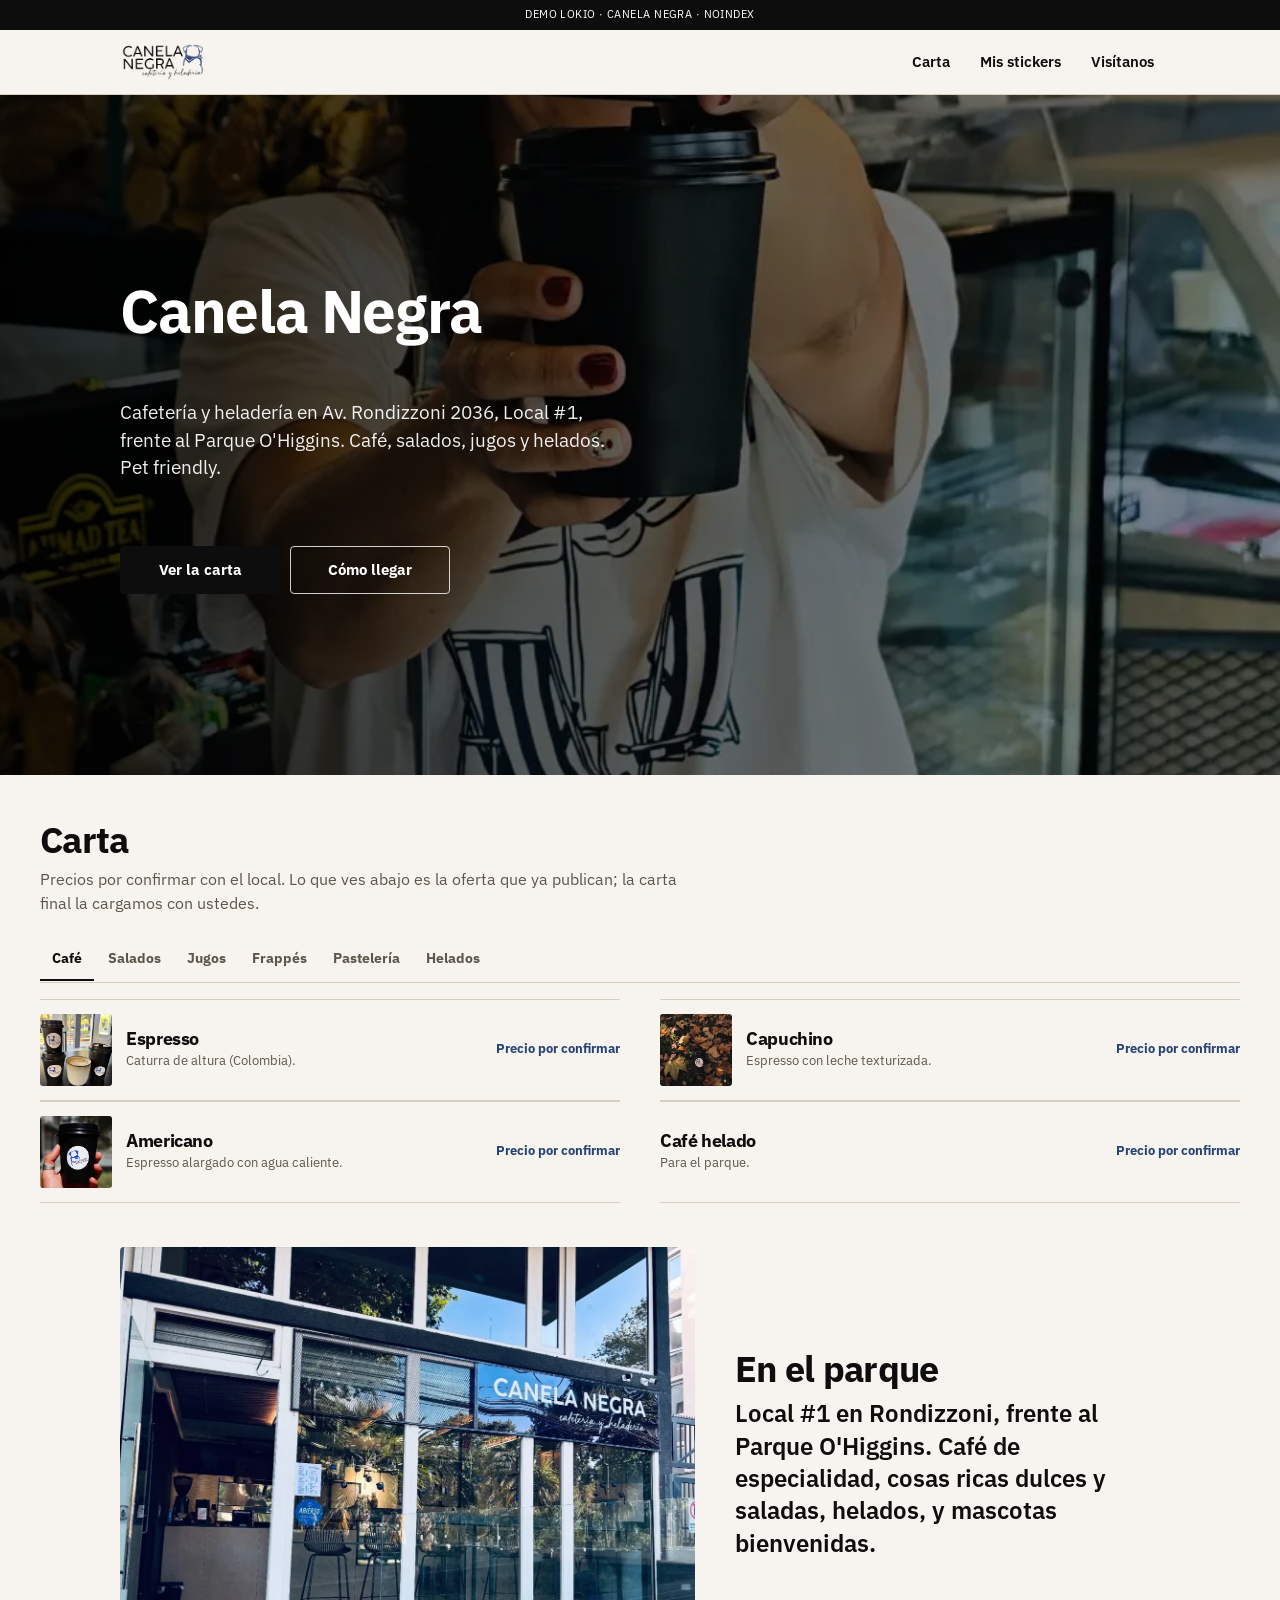
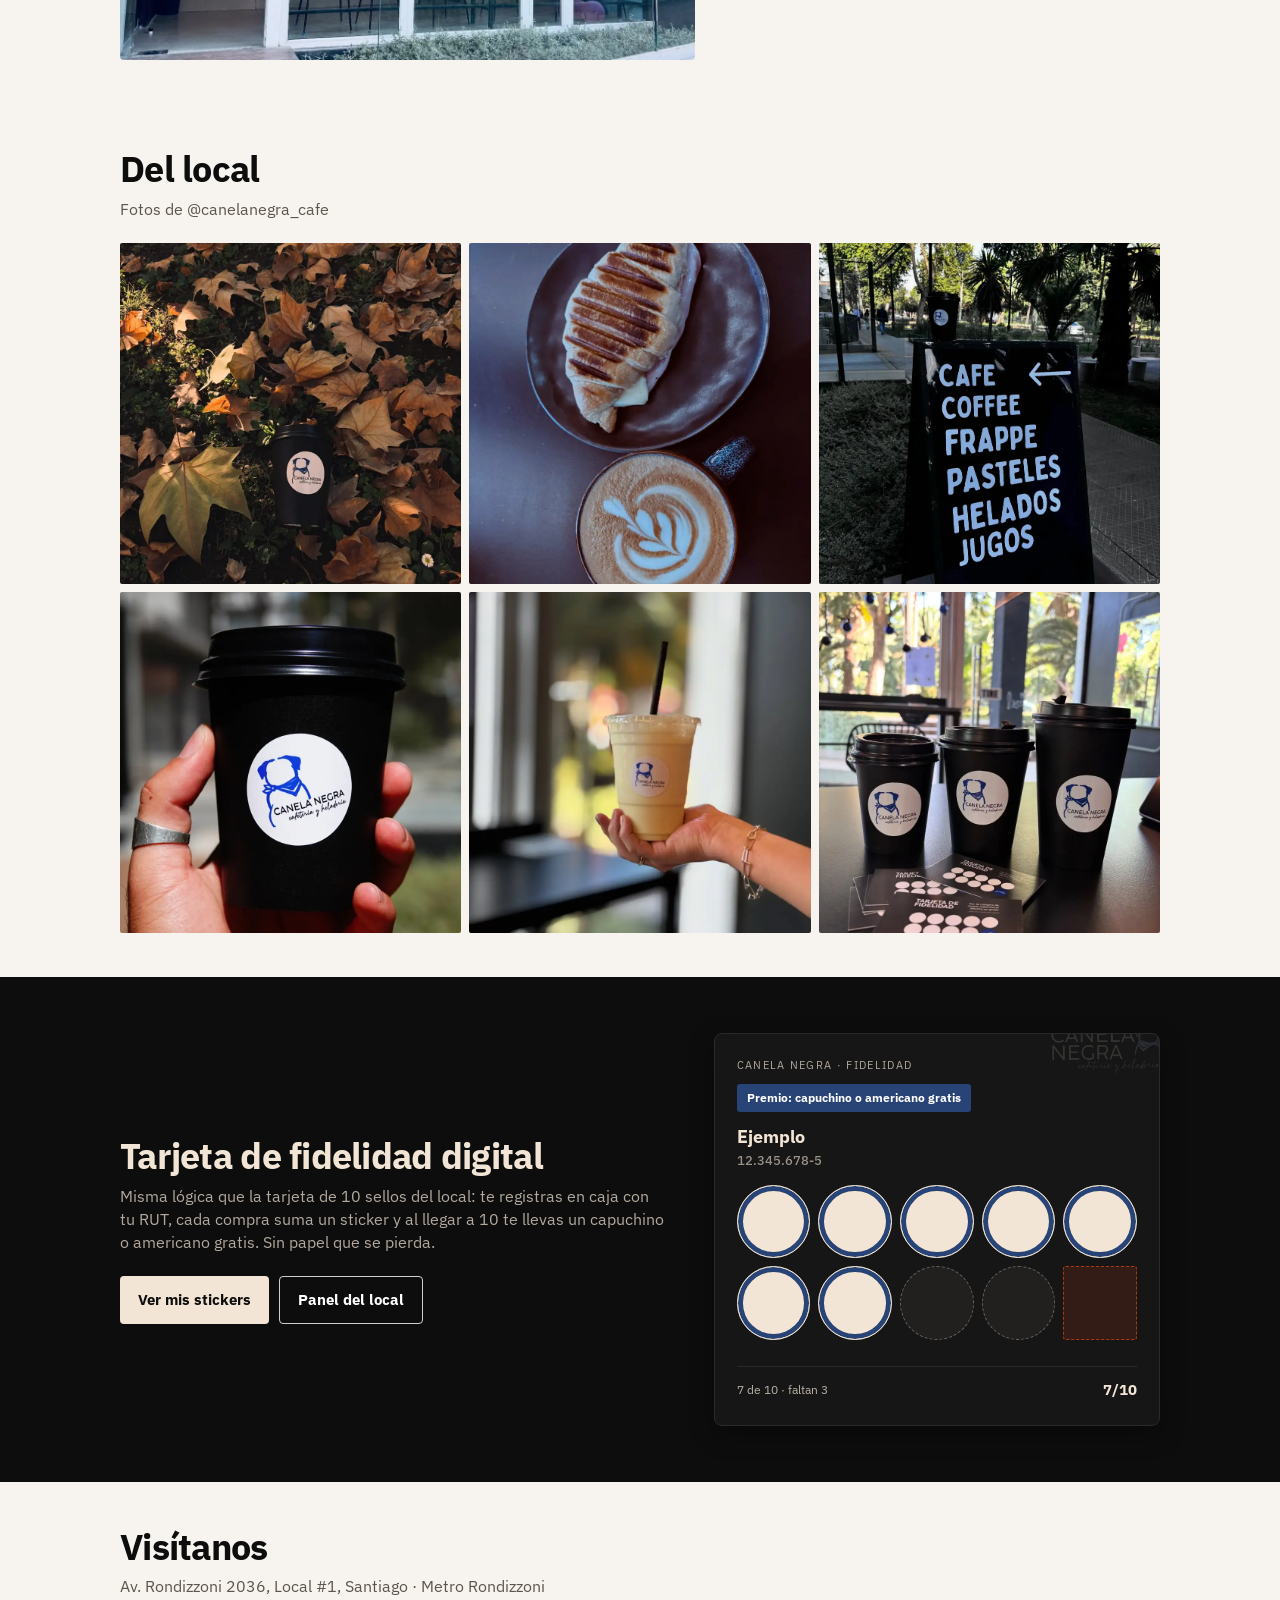
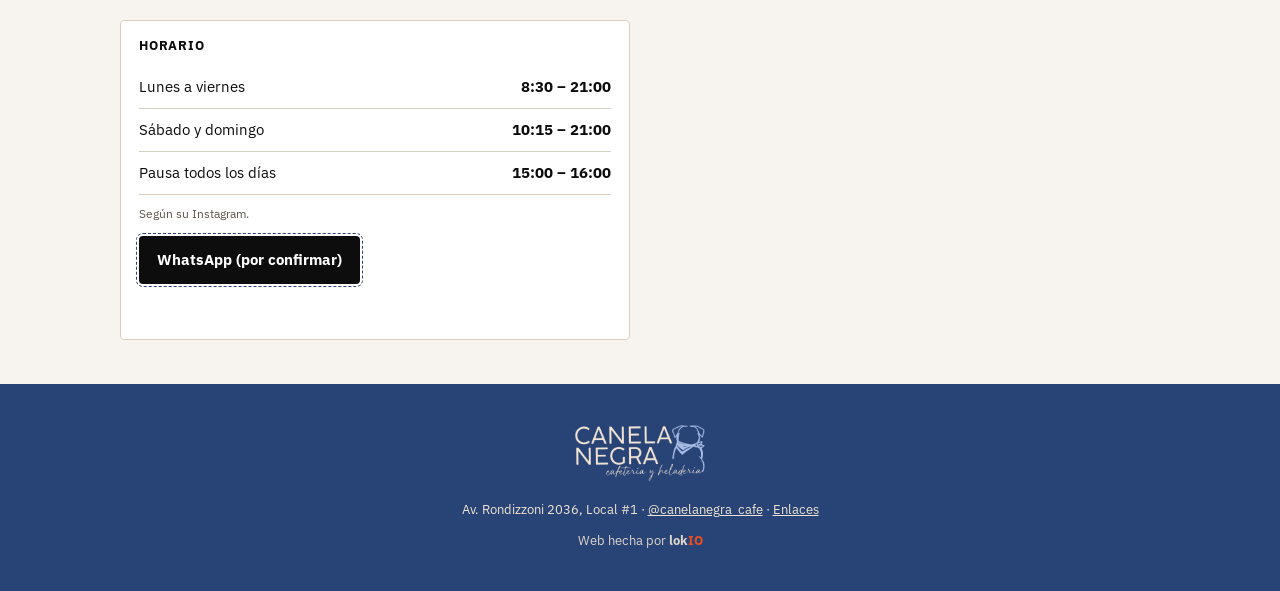
<file: index.html>
<!doctype html>
<html lang="es">
<head>
<meta charset="utf-8">
<meta name="viewport" content="width=device-width,initial-scale=1">
<title>Canela Negra · Cafetería y heladería en Rondizzoni</title>
<meta name="description" content="Café, salados, jugos y helados en Av. Rondizzoni 2036, Local #1, frente al Parque O'Higgins. Pet friendly.">
<meta name="robots" content="noindex,nofollow">
<meta name="theme-color" content="#284375">
<meta property="og:title" content="Canela Negra · Cafetería y heladería">
<meta property="og:image" content="og.jpg">
<meta property="og:type" content="website">
<link rel="icon" href="favicon-64.png" type="image/png">
<link rel="apple-touch-icon" href="apple-touch-icon.png">
<link rel="manifest" href="site.webmanifest">
<link rel="preconnect" href="https://fonts.googleapis.com">
<link href="https://fonts.googleapis.com/css2?family=IBM+Plex+Sans:wght@400;500;600;700&display=swap" rel="stylesheet">
<link rel="stylesheet" href="styles.css">
</head>
<body>
<div class="demo">Demo Lokio · Canela Negra · noindex</div>
<header>
  <div class="wrap">
    <a class="logo" href="#"><img src="logo-transparente.png" alt="Canela Negra"></a>
    <nav>
      <a href="#carta">Carta</a>
      <a href="stickers/">Mis stickers</a>
      <a href="#visita">Visítanos</a>
    </nav>
  </div>
</header>
<main>
  <section class="hero" style="background-image:url(imagenes/ig/ig-03.webp)" role="img" aria-label="Cafés Canela Negra en el local">
    <div class="wrap">
      <h1>Canela Negra</h1>
      <p>Cafetería y heladería en Av. Rondizzoni 2036, Local #1, frente al Parque O'Higgins. Café, salados, jugos y helados. Pet friendly.</p>
      <div class="ctas">
        <a class="btn btn-main" href="#carta">Ver la carta</a>
        <a class="btn btn-ghost" href="https://maps.app.goo.gl/GKSdHVMbgNdbg4pSA" target="_blank" rel="noopener">Cómo llegar</a>
      </div>
    </div>
  </section>

  <section id="carta" class="tight">
    <div class="wrap">
      <h2>Carta</h2>
      <p class="lede">Precios por confirmar con el local. Lo que ves abajo es la oferta que ya publican; la carta final la cargamos con ustedes.</p>
      <div class="tabs" id="tabs"></div>
      <div id="grid"></div>
    </div>
  </section>

  <section class="tight" style="padding-top:0">
    <div class="wrap about">
      <img src="imagenes/ig/ig-09.webp" alt="Fachada Canela Negra, Local #1" loading="lazy" data-edit-img>
      <div class="txt">
        <h2>En el parque</h2>
        <p data-edit-text>Local #1 en Rondizzoni, frente al Parque O'Higgins. Café de especialidad, cosas ricas dulces y saladas, helados, y mascotas bienvenidas.</p>
      </div>
    </div>
  </section>

  <section id="galeria" class="tight">
    <div class="wrap">
      <h2>Del local</h2>
      <p class="lede">Fotos de @canelanegra_cafe</p>
      <div class="gal">
        <img src="imagenes/ig/ig-01.webp" alt="Café Canela Negra" loading="lazy" data-edit-img>
        <img src="imagenes/ig/ig-06.webp" alt="Latte y sándwich" loading="lazy" data-edit-img>
        <img src="imagenes/ig/ig-04.webp" alt="Letrero del local" loading="lazy" data-edit-img>
        <img src="imagenes/ig/ig-07.webp" alt="Café para llevar" loading="lazy" data-edit-img>
        <img src="imagenes/ig/ig-05.webp" alt="Jugo natural" loading="lazy" data-edit-img>
        <img src="imagenes/ig/ig-08.webp" alt="Vasos y tarjeta de fidelidad" loading="lazy" data-edit-img>
      </div>
    </div>
  </section>

  <section class="fid" id="fidelidad">
    <div class="wrap">
      <div class="fid-grid">
        <div>
          <h2>Tarjeta de fidelidad digital</h2>
          <p class="lede">Misma lógica que la tarjeta de 10 sellos del local: te registras en caja con tu RUT, cada compra suma un sticker y al llegar a 10 te llevas un capuchino o americano gratis. Sin papel que se pierda.</p>
          <div class="ctas">
            <a class="btn btn-cream" href="stickers/">Ver mis stickers</a>
            <a class="btn btn-ghost" href="admin/">Panel del local</a>
          </div>
        </div>
        <div class="pcard" aria-hidden="true">
          <div class="brand">Canela Negra · fidelidad</div>
          <div class="prize">Premio: capuchino o americano gratis</div>
          <div class="who">Ejemplo<small>12.345.678-5</small></div>
          <div class="stamps">
            <i class="on"></i><i class="on"></i><i class="on"></i><i class="on"></i><i class="on"></i>
            <i class="on"></i><i class="on"></i><i></i><i></i><i class="prize"></i>
          </div>
          <div class="foot"><span>7 de 10 · faltan 3</span><strong>7/10</strong></div>
        </div>
      </div>
    </div>
  </section>

  <section id="visita" class="tight">
    <div class="wrap">
      <h2>Visítanos</h2>
      <p class="lede">Av. Rondizzoni 2036, Local #1, Santiago · Metro Rondizzoni</p>
      <div class="visit">
        <div class="box">
          <h3>Horario</h3>
          <table>
            <tr><td>Lunes a viernes</td><td>8:30 – 21:00</td></tr>
            <tr><td>Sábado y domingo</td><td>10:15 – 21:00</td></tr>
            <tr><td>Pausa todos los días</td><td>15:00 – 16:00</td></tr>
          </table>
          <p style="font-size:12px;color:var(--mute);margin-top:10px">Según su Instagram.</p>
          <div class="ctas" style="margin-top:14px">
            <a class="btn btn-main pend" href="#" onclick="alert('WhatsApp por confirmar');return false">WhatsApp (por confirmar)</a>
          </div>
        </div>
        <iframe loading="lazy" title="Mapa Canela Negra" src="https://www.google.com/maps?q=-33.470642,-70.661803&z=16&output=embed"></iframe>
      </div>
    </div>
  </section>
</main>
<footer>
  <div class="wrap">
    <img src="logo-claro.png" alt="Canela Negra">
    <p>Av. Rondizzoni 2036, Local #1 · <a href="https://www.instagram.com/canelanegra_cafe" target="_blank" rel="noopener">@canelanegra_cafe</a> · <a href="enlaces/">Enlaces</a></p>
    <p style="margin-top:12px"><a class="lk" href="https://lokio.cl" target="_blank" rel="noopener">Web hecha por <b>lok</b><i>IO</i></a></p>
  </div>
</footer>
<a class="btn btn-main fab" href="#carta">Ver la carta</a>
<script src="app.js"></script>
</body>
</html>
</file>
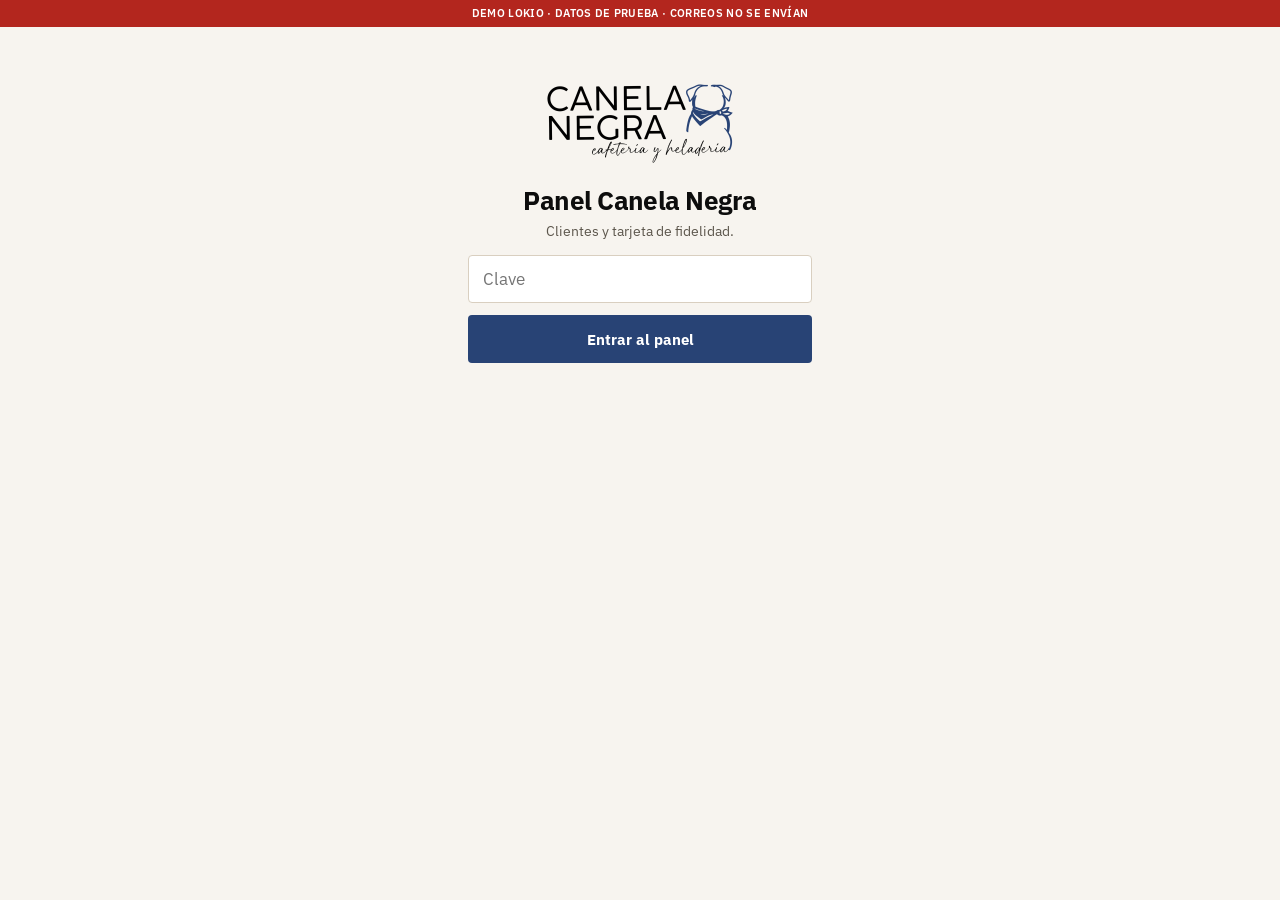
<file: admin/index.html>
<!doctype html>
<html lang="es">
<head>
<meta charset="utf-8">
<meta name="viewport" content="width=device-width,initial-scale=1">
<title>Panel · Canela Negra</title>
<meta name="robots" content="noindex,nofollow">
<link rel="icon" href="../favicon-64.png">
<link href="https://fonts.googleapis.com/css2?family=IBM+Plex+Sans:wght@400;500;600;700&display=swap" rel="stylesheet">
<style>
:root{--n:#284375;--k:#0d0d0d;--c:#f2e5d5;--m:#5c564c;--line:#d9cfc0;--bg:#f7f4ef;--ok:#1d5b2a;--okbg:#e1f1e3;--bad:#8a1c12;--badbg:#fde3e0}
*{box-sizing:border-box}html,body{overflow-x:clip;max-width:100%;width:100%}body{margin:0;background:var(--bg);color:var(--k);font-family:"IBM Plex Sans",system-ui,sans-serif;font-size:16px;line-height:1.4}
.demo{background:#b3261e;color:#fff;font-size:11px;text-align:center;padding:6px 10px;font-weight:600;letter-spacing:.03em;text-transform:uppercase}
header{background:var(--k);color:#fff;display:flex;align-items:center;gap:10px;padding:10px 12px;position:sticky;top:0;z-index:5}
header img{width:28px;height:28px;border-radius:3px;object-fit:cover}
header .ttl{flex:1;min-width:0}header .ttl b{display:block;font-size:15px}header .ttl small{opacity:.65;font-size:11px}
.hb{background:#fff;color:var(--k);border:0;border-radius:3px;padding:10px 12px;min-height:40px;font:700 12px "IBM Plex Sans";cursor:pointer}
main{max-width:420px;margin:auto;padding:16px 14px 64px;width:100%;box-sizing:border-box;min-width:0}
@media(min-width:768px){main{max-width:720px;padding:24px 28px 72px}.home{grid-template-columns:1fr 1fr}.stats{gap:12px}.stat{padding:16px 18px}.stat b{font-size:30px}.ov{align-items:center}.sh{border-radius:8px;max-width:520px;max-height:86vh}}
@media(min-width:1024px){main{max-width:960px;padding:28px 36px 80px}.home{grid-template-columns:1fr 1fr;gap:12px}.home button{min-height:88px;padding:18px}.cl{padding:16px 18px}#login{max-width:420px;margin:48px auto}}
h1,h2{margin:4px 0 6px;letter-spacing:-.02em;line-height:1.15}
h1{font-size:26px}h2{font-size:22px}
p.s{color:var(--m);margin:0 0 14px;font-size:14px}
.stats{display:grid;grid-template-columns:1fr 1fr;gap:8px;margin-bottom:14px}
.stat{background:#fff;border:1px solid var(--line);border-radius:4px;padding:12px 14px}
.stat b{display:block;font-size:26px;color:var(--n);line-height:1}
.stat span{font-size:12px;color:var(--m);font-weight:500}
.home{display:grid;gap:8px}
.home button{background:#fff;border:1px solid var(--line);border-radius:4px;padding:14px;min-height:72px;text-align:left;font:700 16px "IBM Plex Sans";cursor:pointer;width:100%}
.home button small{display:block;font-weight:500;color:var(--m);font-size:13px;margin-top:3px;line-height:1.35}
.home button.big{background:var(--k);color:#fff;border-color:var(--k)}
.home button.big small{color:rgba(255,255,255,.75)}
label{display:block;font-weight:700;margin:12px 0 5px;font-size:13px}
input[type=text],input[type=email],input[type=password],input[type=number],input:not([type]){width:100%;font-size:17px;padding:12px 14px;border-radius:4px;border:1.5px solid var(--line);background:#fff;font-family:inherit}
input:focus{outline:none;border-color:var(--n)}
.btn{width:100%;margin-top:12px;padding:14px;min-height:48px;border:0;border-radius:4px;background:var(--n);color:#fff;font:700 15px "IBM Plex Sans";cursor:pointer}
.btn.sec{background:#fff;color:var(--k);border:1.5px solid var(--k)}.btn.k{background:var(--k)}
.back{background:none;border:0;font:600 14px "IBM Plex Sans";color:var(--n);padding:0;margin:0 0 8px;cursor:pointer}
.msg{border-radius:4px;padding:12px 14px;margin-top:12px;font-weight:500;font-size:14px}.ok{background:var(--okbg);color:var(--ok)}.bad{background:var(--badbg);color:var(--bad)}
.pcard{background:#161616;color:var(--c);border-radius:8px;padding:16px;margin:12px 0;border:1px solid #2a2a2a;position:relative;overflow:hidden;max-width:100%;width:100%;box-sizing:border-box;min-width:0}
.pcard::before{content:"";position:absolute;inset:0;opacity:.14;background-image:url("../logo-claro.png");background-size:140px;background-repeat:no-repeat;background-position:110% -10%;pointer-events:none}
.pcard .top{display:flex;justify-content:space-between;gap:8px;position:relative;font-size:11px;letter-spacing:.1em;text-transform:uppercase;opacity:.75}
.pcard .prize{background:var(--n);color:#fff;border-radius:3px;padding:4px 8px;font-size:11px;font-weight:700;letter-spacing:0;text-transform:none;max-width:55%;text-align:right;line-height:1.25;opacity:1}
.pcard .who{margin:12px 0 4px;position:relative}.pcard .who b{font-size:18px;display:block}
.pcard .who small{opacity:.65;font-size:12px}
.stamps{display:grid;grid-template-columns:repeat(5,minmax(0,1fr));gap:6px;margin:14px 0 10px;position:relative;width:100%;max-width:100%;min-width:0}
.stamps i{aspect-ratio:1;width:100%;min-width:0;border-radius:50%;border:1.5px dashed rgba(242,229,213,.35);background:rgba(242,229,213,.06);box-sizing:border-box}
.stamps i.on{background:var(--c);border-style:solid;border-color:var(--c);box-shadow:inset 0 0 0 4px var(--n)}
.stamps i.prize-slot{border-color:rgba(255,79,23,.55);background:rgba(255,79,23,.12)}
.pcard .foot{display:flex;justify-content:space-between;font-size:12px;position:relative;border-top:1px solid #2a2a2a;padding-top:10px;color:rgba(242,229,213,.75)}
.pcard .foot strong{color:var(--c);font-size:14px}
.cl{background:#fff;border:1px solid var(--line);border-radius:4px;padding:14px;margin-bottom:10px}
.cl .t{display:flex;justify-content:space-between;gap:8px;align-items:flex-start}
.cl .t b{font-size:16px}.cl small{color:var(--m);font-size:12px}
.badge{background:var(--k);color:#fff;border-radius:3px;padding:3px 8px;font-size:11px;font-weight:700}
.badge.go{background:#ff4f17}
.actions{display:flex;flex-wrap:wrap;gap:6px;margin-top:10px}
.mini{border:1px solid var(--line);border-radius:3px;padding:11px 14px;min-height:40px;font:700 12.5px "IBM Plex Sans";background:#fff;color:var(--k);cursor:pointer}
.mini.pri{background:var(--n);color:#fff;border-color:var(--n)}.mini.warn{background:#ff4f17;color:#fff;border-color:#ff4f17}
.cl .stamps{margin:10px 0 2px}
.cl .stamps i{border-color:rgba(13,13,13,.22);background:rgba(13,13,13,.04)}
.cl .stamps i.on{background:var(--n);border-color:var(--n);box-shadow:inset 0 0 0 5px var(--c)}
.cl .stamps i.prize-slot{border-color:rgba(255,79,23,.5);background:rgba(255,79,23,.08)}
.ov{position:fixed;inset:0;background:rgba(0,0,0,.55);display:none;align-items:flex-end;justify-content:center;z-index:9}
.ov.on{display:flex}
.sh{background:#fff;border-radius:12px 12px 0 0;width:100%;max-width:480px;max-height:92vh;overflow:auto;padding:18px 14px 24px}
.mail{border:1px solid var(--line);border-radius:6px;overflow:hidden;margin:12px 0}
.mail .h{background:var(--k);color:var(--c);text-align:center;padding:18px 14px}
.mail .h img{width:140px;height:auto;display:block;margin:0 auto 6px}
.mail .h .lbl{font-size:11px;letter-spacing:.1em;opacity:.8}
.mail .b{padding:16px;background:var(--c)}.mail .b p{margin:0 0 8px}
.mail .stamps i{border-color:rgba(13,13,13,.25);background:rgba(13,13,13,.06)}
.mail .stamps i.on{background:var(--k);border-color:var(--k);box-shadow:inset 0 0 0 5px var(--c)}
.mail .stamps i.prize-slot{border-color:rgba(255,79,23,.55);background:rgba(255,79,23,.1)}
.tag{background:#b3261e;color:#fff;font-size:10px;font-weight:700;border-radius:3px;padding:3px 8px;letter-spacing:.04em;text-transform:uppercase}
.meta-line{font-size:13px;line-height:1.5;margin:10px 0 0;background:#faf6f0;border-radius:4px;padding:10px 12px}
#login{max-width:380px;margin:32px auto;padding:18px;text-align:center}
#login img{width:200px;height:auto;margin-bottom:6px}
.check{font-weight:500;display:flex;gap:8px;align-items:flex-start;margin:12px 0 2px;font-size:14px}
.check input{width:18px;height:18px;margin-top:2px;flex:none;accent-color:var(--n)}
.search{margin-bottom:12px}
.empty{text-align:center;padding:22px 14px;background:#fff;border:1px solid var(--line);border-radius:4px;color:var(--m);font-size:14px}
.empty b{display:block;color:var(--k);font-size:16px;margin-bottom:4px}
</style>
</head>
<body>
<div class="demo">Demo Lokio · datos de prueba · correos NO se envían</div>
<div id="login">
  <img src="../logo-transparente.png" alt="Canela Negra">
  <h1>Panel Canela Negra</h1>
  <p class="s">Clientes y tarjeta de fidelidad.</p>
  <input id="pw" type="password" placeholder="Clave" onkeydown="if(event.key=='Enter')entrar()">
  <button class="btn" onclick="entrar()">Entrar al panel</button>
  <p class="msg bad" id="pe" style="display:none">Clave incorrecta.</p>
</div>
<div id="app" style="display:none">
  <header>
    <img src="../icon-192.png" alt="">
    <div class="ttl"><b>Fidelización</b><small>Canela Negra · panel</small></div>
    <button class="hb" onclick="ayuda()">Ayuda</button>
    <button class="hb" onclick="salir()">Salir</button>
  </header>
  <main id="m"></main>
</div>
<div class="ov" id="ov" onclick="if(event.target==this)cerrar()"><div class="sh" id="sh"></div></div>
<script src="../fid.js"></script>
<script>
const PASS='canela-demo';
const $=id=>document.getElementById(id);
const esc=s=>String(s).replace(/[&<>"]/g,c=>({'&':'&amp;','<':'&lt;','>':'&gt;','"':'&quot;'}[c]));
let pantalla='inicio';
function stampsHTML(n,meta){
  let h='';
  for(let i=0;i<meta;i++) h+=`<i class="${i<n?'on':''}${i===meta-1?' prize-slot':''}"></i>`;
  return `<div class="stamps">${h}</div>`;
}
function cardHTML(c,d){
  const f=d.meta-c.stickers;
  const status=f<=0?`Premio: ${esc(d.premio)}`:`${c.stickers} de ${d.meta} · faltan ${f}`;
  return `<div class="pcard"><div class="top"><span>Fidelidad</span><span class="prize">${esc(d.premio)}</span></div>
  <div class="who"><b>${esc(c.nombre)}</b><small>${FID.fmt(c._rut||'')}${c.correo?' · '+esc(c.correo):''}</small></div>
  ${stampsHTML(c.stickers,d.meta)}
  <div class="foot"><span>${status}</span><strong>${c.stickers}/${d.meta}</strong></div></div>`;
}
function entrar(){if($('pw').value===PASS){sessionStorage.cn_ok=1;abrir()}else $('pe').style.display='block'}
function abrir(){$('login').style.display='none';$('app').style.display='block';ir('inicio');if(!localStorage.cn_tour){localStorage.cn_tour=1;tour(0)}}
function salir(){sessionStorage.removeItem('cn_ok');location.reload()}
function ir(p,x){
  pantalla=p;const d=FID.db(),m=$('m');
  const back=`<button class="back" onclick="ir('inicio')">‹ Volver</button>`;
  if(p==='inicio'){
    const n=Object.keys(d.clientes).length;
    const c=Object.values(d.clientes).filter(c=>c.stickers>=d.meta).length;
    m.innerHTML=`<h1>Inicio</h1>
    <p class="s">Cada compra = 1 sticker. Al llegar a ${d.meta}: <b>${esc(d.premio)}</b>.</p>
    <div class="stats"><div class="stat"><b>${n}</b><span>clientes</span></div><div class="stat"><b>${c}</b><span>premio listo</span></div></div>
    <div class="home">
      <button class="big" onclick="ir('visita')"><b>Sumar sticker</b><small>RUT del cliente que compró hoy</small></button>
      <button onclick="ir('nuevo')"><b>Nuevo cliente</b><small>RUT, nombre y correo (primera vez)</small></button>
      <button onclick="ir('clientes')"><b>Ver clientes</b><small>Progreso, premio o recordatorio</small></button>
      <button onclick="ir('ajustes')"><b>Ajustes y mi correo</b><small>Remitente, sellos y premio</small></button>
    </div>`;
  }
  if(p==='visita'){
    m.innerHTML=back+`<h2>Sumar sticker</h2><p class="s">Escribe el RUT y suma 1 sello.</p>
    <label for="vr">RUT</label><input id="vr" placeholder="12.345.678-5" value="${esc(x||'')}" autocomplete="off">
    <button class="btn" onclick="sumar()">Sumar 1 sticker</button><div id="vm"></div>`;
    $('vr').focus();
  }
  if(p==='nuevo'){
    m.innerHTML=back+`<h2>Nuevo cliente</h2><p class="s">Solo la primera vez.</p>
    <label>RUT</label><input id="nr" placeholder="12.345.678-5" value="${esc(x||'')}" autocomplete="off">
    <label>Nombre</label><input id="nn" placeholder="Camila Rojas" autocomplete="name">
    <label>Correo</label><input id="nc" type="email" placeholder="camila@correo.cl" autocomplete="email">
    <label class="check"><input type="checkbox" id="np" checked><span>Sumar primer sticker ahora</span></label>
    <button class="btn" onclick="crear()">Guardar cliente</button><div id="nm"></div>`;
  }
  if(p==='clientes'){
    const L=Object.entries(d.clientes).sort((a,b)=>b[1].stickers-a[1].stickers);
    m.innerHTML=back+`<h2>Clientes</h2><p class="s">Envía recordatorio con los sellos que faltan.</p>
    <div class="search"><input id="q" placeholder="Buscar nombre o RUT" oninput="filtra()" autocomplete="off"></div>
    <div id="lst">${L.length?L.map(([r,c])=>{
      const f=d.meta-c.stickers,ready=c.stickers>=d.meta;
      return `<div class="cl" data-q="${esc((c.nombre+r).toLowerCase())}">
        <div class="t"><div><b>${esc(c.nombre)}</b><br><small>${FID.fmt(r)} · ${esc(c.correo)}</small></div>
        <div>${ready?'<span class="badge go">PREMIO</span>':`<span class="badge">${c.stickers}/${d.meta}</span>`}</div></div>
        ${stampsHTML(c.stickers,d.meta)}
        <div class="actions">${ready
          ?`<button class="mini warn" onclick="canje('${r}')">Entregar premio</button>`
          :`<button class="mini pri" onclick="ir('visita','${r}')">Sumar sticker</button>
            <button class="mini" onclick="correo('${r}')">Enviar recordatorio${f?` · faltan ${f}`:''}</button>`}</div>
      </div>`;
    }).join(''):`<div class="empty"><b>Sin clientes</b>Usa “Nuevo cliente”.</div>`}</div>`;
  }
  if(p==='ajustes'){
    m.innerHTML=back+`<h2>Ajustes</h2><p class="s">Tu correo es el remitente de los recordatorios.</p>
    <label>Correo dueño</label><input id="ac" type="email" value="${esc(d.correo)}" placeholder="hola@canelanegra.cl">
    <label>Stickers para premio</label><input id="am" type="number" min="3" max="20" value="${d.meta}">
    <label>Premio</label><input id="ap" value="${esc(d.premio)}">
    <button class="btn" onclick="guardaAj()">Guardar</button><div id="am2"></div>
    <button class="btn sec" onclick="ejemplo()">Cargar clientes de ejemplo</button>
    <button class="btn sec" onclick="if(confirm('¿Borrar datos de prueba?')){localStorage.removeItem(FID.K);ir('inicio')}">Borrar datos de prueba</button>`;
  }
}
function msg(id,ok,t){$(id).innerHTML=`<div class="msg ${ok?'ok':'bad'}">${t}</div>`}
function sumar(){
  const r=FID.limpia($('vr').value);
  if(!FID.valido(r))return msg('vm',0,'RUT no válido.');
  const d=FID.db(),c=d.clientes[r];
  if(!c)return $('vm').innerHTML=`<div class="msg bad">RUT no registrado.</div><button class="btn k" onclick="ir('nuevo','${r}')">Registrarlo</button>`;
  if(c.stickers>=d.meta)return msg('vm',0,`${esc(c.nombre)} ya completó. Entrégalo en Clientes.`);
  c.stickers++;d.log.push([r,Date.now()]);FID.save(d);
  const f=d.meta-c.stickers;
  $('vm').innerHTML=`<div class="msg ok">${f<=0?`Listo. ${esc(c.nombre)} completó.`:`Listo. ${esc(c.nombre)}: ${c.stickers}/${d.meta}. Faltan ${f}.`}</div>${cardHTML({...c,_rut:r},d)}${f<=0?`<button class="btn k" onclick="ir('clientes')">Ir a entregar premio</button>`:''}`;
  $('vr').value='';
}
function crear(){
  const r=FID.limpia($('nr').value),n=$('nn').value.trim(),c=$('nc').value.trim(),d=FID.db();
  if(!FID.valido(r))return msg('nm',0,'RUT no válido.');
  if(d.clientes[r])return msg('nm',0,'Ya registrado. Usa Sumar sticker.');
  if(!n)return msg('nm',0,'Falta el nombre.');
  if(!/^[^@\s]+@[^@\s]+\.[^@\s]+$/.test(c))return msg('nm',0,'Correo inválido.');
  const st=$('np').checked?1:0;
  d.clientes[r]={nombre:n,correo:c,stickers:st,alta:Date.now()};FID.save(d);
  $('nm').innerHTML=`<div class="msg ok">${esc(n)} registrado.</div>${cardHTML({nombre:n,correo:c,stickers:st,_rut:r},d)}`;
  ['nr','nn','nc'].forEach(i=>$(i).value='');
}
function canje(r){const d=FID.db();if(!confirm(`¿Entregaste el premio a ${d.clientes[r].nombre}?`))return;d.clientes[r].stickers=0;FID.save(d);ir('clientes')}
function filtra(){const q=$('q').value.toLowerCase().replace(/[.\-]/g,'');document.querySelectorAll('.cl').forEach(e=>e.style.display=e.dataset.q.includes(q)?'':'none')}
function guardaAj(){const d=FID.db(),c=$('ac').value.trim();if(c&&!/^[^@\s]+@[^@\s]+\.[^@\s]+$/.test(c))return msg('am2',0,'Correo inválido.');d.correo=c;d.meta=Math.max(3,Math.min(20,+$('am').value||10));d.premio=$('ap').value.trim()||'Un capuchino o americano gratis';FID.save(d);msg('am2',1,'Guardado.')}
function correo(r){
  const d=FID.db(),c=d.clientes[r],f=d.meta-c.stickers,nom=c.nombre.split(' ')[0];
  $('sh').innerHTML=`<span class="tag">Vista previa · demo</span>
  <div class="meta-line"><b>De:</b> Canela Negra &lt;${esc(d.correo||'(pon tu correo en Ajustes)')}&gt;<br>
  <b>Para:</b> ${esc(c.correo)}<br><b>Asunto:</b> ${esc(nom)}, te faltan ${f} stickers</div>
  <div class="mail"><div class="h"><img src="../logo-claro.png" alt=""><div class="lbl">TARJETA DE FIDELIDAD</div></div>
  <div class="b"><p>Hola ${esc(nom)}:</p>
  <p>Llevas <b>${c.stickers} de ${d.meta}</b>. Te faltan <b>${f}</b> para ${esc(d.premio.toLowerCase())}.</p>
  ${stampsHTML(c.stickers,d.meta)}
  <p>Av. Rondizzoni 2036, frente al Parque O'Higgins.</p></div></div>
  <button class="btn" onclick="this.outerHTML='<div class=\\'msg ok\\'>Envío simulado (demo).</div>'">Enviar recordatorio (simulado)</button>
  <button class="btn sec" onclick="cerrar()">Cerrar</button>`;
  $('ov').classList.add('on');
}
function cerrar(){$('ov').classList.remove('on')}
const T={inicio:['Inicio: Sumar sticker es lo que más usas.','Nuevo cliente = RUT, nombre y correo.','Ver clientes = progreso y recordatorios.','Ajustes = tu correo y el premio.'],
visita:['Escribe el RUT y toca Sumar 1 sticker.'],nuevo:['Completa RUT, nombre y correo. Guarda.'],
clientes:['Enviar recordatorio muestra el correo con los sellos que faltan.','PREMIO: al entregar, la tarjeta vuelve a 0.'],
ajustes:['Pon tu correo como remitente.']};
function tour(i,lista){lista=lista||[].concat(...Object.values(T));
  $('sh').innerHTML=`<span class="tag" style="background:var(--n)">Ayuda ${i+1}/${lista.length}</span>
  <p style="font-size:17px;margin:12px 0">${lista[i]}</p>
  ${i<lista.length-1?`<button class="btn" id="tn">Siguiente</button>`:'<button class="btn" onclick="cerrar()">Listo</button>'}
  <button class="btn sec" onclick="cerrar()">Cerrar</button>`;
  if($('tn'))$('tn').onclick=()=>tour(i+1,lista);$('ov').classList.add('on');
}
function ayuda(){$('sh').innerHTML=`<h2>Ayuda</h2><p class="s">¿Qué repasamos?</p>
  <button class="btn" id="a1">Esta pantalla</button><button class="btn k" id="a2">Todo el panel</button>
  <button class="btn sec" onclick="cerrar()">Cerrar</button>`;
  $('a1').onclick=()=>tour(0,T[pantalla]);$('a2').onclick=()=>tour(0);$('ov').classList.add('on');
}
function ejemplo(){const d=FID.db();
  [['111111111','Cliente de prueba 1','prueba1@ejemplo.cl',7],['222222222','Cliente de prueba 2','prueba2@ejemplo.cl',3],['333333333','Cliente de prueba 3','prueba3@ejemplo.cl',10]]
  .forEach(([r,n,c,s])=>{if(FID.valido(r))d.clientes[r]={nombre:n,correo:c,stickers:s,alta:Date.now()}});
  FID.save(d);ir('clientes');
}
if(sessionStorage.cn_ok)abrir();
</script>
</body>
</html>
</file>
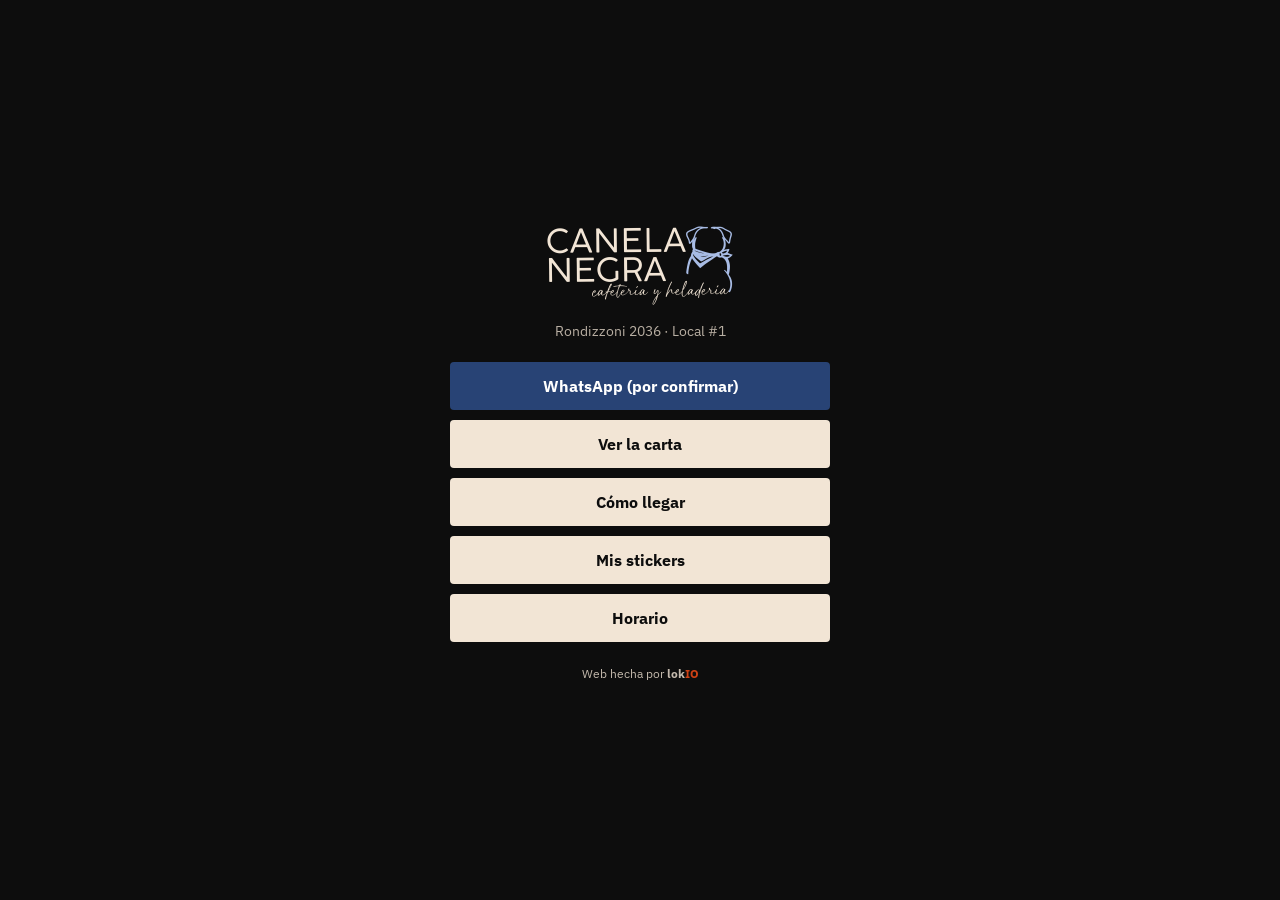
<file: enlaces/index.html>
<!doctype html>
<html lang="es">
<head>
<meta charset="utf-8">
<meta name="viewport" content="width=device-width,initial-scale=1">
<title>Canela Negra · Enlaces</title>
<meta name="robots" content="noindex,nofollow">
<link rel="icon" href="../favicon-64.png">
<link href="https://fonts.googleapis.com/css2?family=IBM+Plex+Sans:wght@500;700&display=swap" rel="stylesheet">
<style>
html,body{overflow-x:clip;max-width:100%;width:100%}body{margin:0;min-height:100svh;display:flex;flex-direction:column;align-items:center;justify-content:center;gap:10px;background:#0d0d0d;color:#f2e5d5;font-family:"IBM Plex Sans",system-ui,sans-serif;padding:24px;box-sizing:border-box;text-align:center}
img{width:min(200px,70vw);height:auto}
p{margin:0 0 12px;font-size:14px;opacity:.75}
a.b{display:flex;align-items:center;justify-content:center;width:100%;max-width:340px;min-height:48px;text-align:center;padding:14px;border-radius:4px;background:#f2e5d5;color:#0d0d0d;font-weight:700;text-decoration:none;box-sizing:border-box}
@media(min-width:768px){a.b{max-width:380px}}
a.b.o{background:#284375;color:#fff}
.lk{margin-top:14px;font-size:12px;color:#f2e5d5;opacity:.8;text-decoration:none}
.lk i{color:#ff4f17;font-style:normal;font-weight:700}
</style>
</head>
<body>
<img src="../logo-claro.png" alt="Canela Negra">
<p>Rondizzoni 2036 · Local #1</p>
<a class="b o" href="#" onclick="alert('WhatsApp por confirmar');return false">WhatsApp (por confirmar)</a>
<a class="b" href="../#carta">Ver la carta</a>
<a class="b" href="https://maps.app.goo.gl/GKSdHVMbgNdbg4pSA" target="_blank" rel="noopener">Cómo llegar</a>
<a class="b" href="../stickers/">Mis stickers</a>
<a class="b" href="../#visita">Horario</a>
<a class="lk" href="https://lokio.cl" target="_blank" rel="noopener">Web hecha por <b>lok</b><i>IO</i></a>
</body>
</html>
</file>
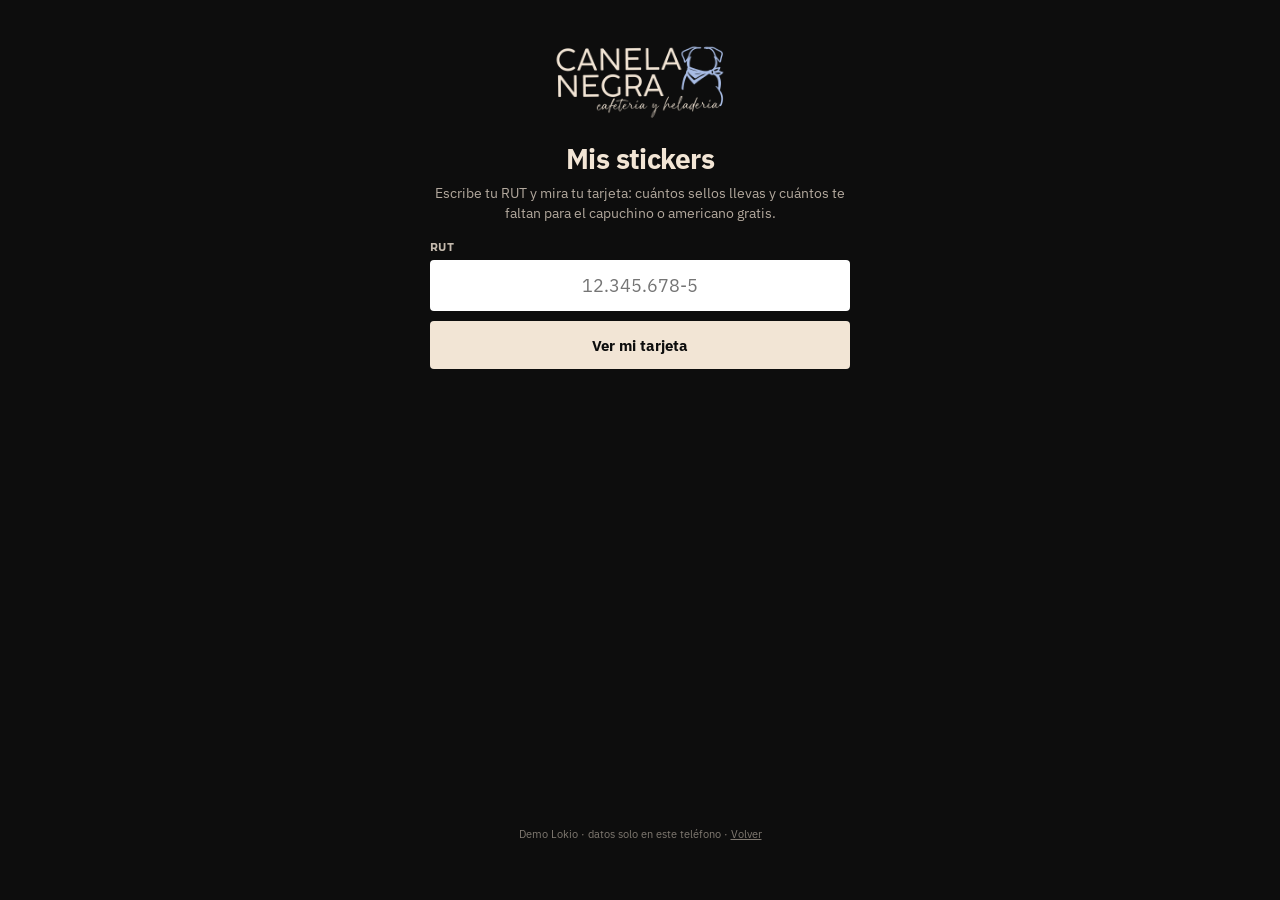
<file: stickers/index.html>
<!doctype html>
<html lang="es">
<head>
<meta charset="utf-8">
<meta name="viewport" content="width=device-width,initial-scale=1">
<title>Mis stickers · Canela Negra</title>
<meta name="robots" content="noindex,nofollow">
<link rel="icon" href="../favicon-64.png">
<link href="https://fonts.googleapis.com/css2?family=IBM+Plex+Sans:wght@400;500;700&display=swap" rel="stylesheet">
<style>
*{box-sizing:border-box}
html,body{overflow-x:clip;max-width:100%;width:100%}body{margin:0;min-height:100svh;background:#0d0d0d;color:#f2e5d5;font-family:"IBM Plex Sans",system-ui,sans-serif;display:flex;flex-direction:column;align-items:center;padding:28px 16px 36px;text-align:center;box-sizing:border-box}
.logo{width:min(180px,65vw);height:auto;margin-bottom:8px}
h1{font-size:24px;margin:8px 0 6px;letter-spacing:-.02em}
.lead{max-width:340px;color:rgba(242,229,213,.72);font-size:14px;margin:0 0 16px;line-height:1.45}
form{width:100%;max-width:360px;text-align:left;min-width:0;box-sizing:border-box}
label{display:block;font-size:12px;font-weight:700;margin:0 0 6px;letter-spacing:.04em;text-transform:uppercase;opacity:.8}
input{width:100%;font-size:18px;padding:14px 16px;min-height:48px;border-radius:4px;border:0;text-align:center;font-family:inherit;background:#fff;color:#0d0d0d}
button{width:100%;margin-top:10px;padding:14px;min-height:48px;border-radius:4px;border:0;background:#f2e5d5;color:#0d0d0d;font:700 15px "IBM Plex Sans";cursor:pointer}
@media(min-width:768px){form,#out,.demo,.lead{max-width:420px}body{padding:40px 28px 48px}h1{font-size:28px}}
.err{color:#ffb4a8;min-height:1.3em;font-size:13px;margin:10px 0 0;font-weight:500;text-align:center}
#out{width:100%;max-width:360px;margin-top:6px;min-width:0;box-sizing:border-box}
.pcard{background:#161616;border:1px solid #2a2a2a;border-radius:8px;padding:16px 14px;margin-top:12px;text-align:left;position:relative;overflow:hidden;box-shadow:0 10px 28px rgba(0,0,0,.4);max-width:100%;width:100%;box-sizing:border-box;min-width:0}
.pcard::before{content:"";position:absolute;inset:0;opacity:.16;background-image:url("../logo-claro.png");background-size:160px;background-repeat:no-repeat;background-position:108% -8%;pointer-events:none}
.pcard .brand{font-size:11px;letter-spacing:.14em;text-transform:uppercase;opacity:.7;position:relative}
.pcard .prize{display:inline-block;margin:12px 0;font-size:12px;font-weight:700;background:#284375;color:#fff;padding:5px 10px;border-radius:3px;position:relative}
.pcard .who{font-size:20px;font-weight:700;position:relative}
.pcard .who small{display:block;font-size:13px;font-weight:500;opacity:.6;margin-top:2px}
.stamps{display:grid;grid-template-columns:repeat(5,minmax(0,1fr));gap:6px;margin:16px 0;position:relative;width:100%;max-width:100%;min-width:0}
.stamps i{aspect-ratio:1;width:100%;min-width:0;border-radius:50%;border:1.5px dashed rgba(242,229,213,.35);background:rgba(242,229,213,.05);box-sizing:border-box}
.stamps i.on{background:#f2e5d5;border-style:solid;border-color:#f2e5d5;box-shadow:inset 0 0 0 4px #284375}
.stamps i.prize{border-color:rgba(255,79,23,.6);background:rgba(255,79,23,.12)}
.pcard .foot{display:flex;justify-content:space-between;align-items:center;border-top:1px solid #2a2a2a;padding-top:12px;font-size:13px;position:relative;color:rgba(242,229,213,.75)}
.pcard .foot strong{color:#f2e5d5;font-size:15px}
.hint{background:#161616;border:1px solid #2a2a2a;border-radius:6px;padding:14px;margin-top:12px;font-size:14px;color:rgba(242,229,213,.8);line-height:1.4;text-align:left}
.demo{font-size:11px;opacity:.5;margin-top:auto;padding-top:28px;max-width:360px}
.demo a{color:#f2e5d5}
</style>
</head>
<body>
<img class="logo" src="../logo-claro.png" alt="Canela Negra">
<h1>Mis stickers</h1>
<p class="lead">Escribe tu RUT y mira tu tarjeta: cuántos sellos llevas y cuántos te faltan para el capuchino o americano gratis.</p>
<form onsubmit="ver();return false">
  <label for="r">RUT</label>
  <input id="r" inputmode="text" placeholder="12.345.678-5" autocomplete="off">
  <button type="submit">Ver mi tarjeta</button>
</form>
<p class="err" id="e"></p>
<div id="out"></div>
<p class="demo">Demo Lokio · datos solo en este teléfono · <a href="../">Volver</a></p>
<script src="../fid.js"></script>
<script>
function stamps(n,meta){
  let h='';
  for(let i=0;i<meta;i++) h+=`<i class="${i<n?'on':''}${i===meta-1?' prize':''}"></i>`;
  return `<div class="stamps">${h}</div>`;
}
function ver(){
  const r=FID.limpia(document.getElementById('r').value);
  const e=document.getElementById('e'),o=document.getElementById('out');
  o.innerHTML='';
  if(!FID.valido(r)){e.textContent='RUT no válido. Revisa el dígito final.';return}
  e.textContent='';
  const d=FID.db(),c=d.clientes[r];
  if(!c){o.innerHTML='<div class="hint">Aún no estás en la tarjeta digital. Pídelo en caja: RUT, nombre y correo.</div>';return}
  const n=c.stickers,f=d.meta-n,nom=c.nombre.split(' ')[0].replace(/[<>&]/g,'');
  const status=f<=0?`Completaste la tarjeta. Cobra en caja: ${d.premio}`:`Llevas ${n} de ${d.meta}. Faltan ${f} para: ${d.premio}`;
  o.innerHTML=`<div class="pcard">
    <div class="brand">Canela Negra · fidelidad</div>
    <div class="prize">${d.premio.replace(/[<>&]/g,'')}</div>
    <div class="who">${nom}<small>${FID.fmt(r)}</small></div>
    ${stamps(n,d.meta)}
    <div class="foot"><span>${status.replace(/[<>&]/g,'')}</span><strong>${n}/${d.meta}</strong></div>
  </div>`;
}
</script>
</body>
</html>
</file>
<file: styles.css>
/* Canela Negra — mobile-first (base ~360–430) → tablet 768 → desktop 1024+ */
:root{
  --ink:#0d0d0d;--paper:#f7f4ef;--cream:#f2e5d5;--blue:#284375;--line:#d9cfc0;--mute:#5c564c;
  --wrap:1120px;--pad:16px;
}
*{box-sizing:border-box;margin:0}
html{scroll-behavior:smooth;-webkit-text-size-adjust:100%}
html,body{overflow-x:clip;max-width:100%;width:100%}
body{font-family:"IBM Plex Sans",system-ui,sans-serif;background:var(--paper);color:var(--ink);line-height:1.45;font-size:16px}
img,iframe,video{max-width:100%;height:auto}
h1,h2,h3,.display{font-family:"IBM Plex Sans",system-ui,sans-serif;font-weight:700;letter-spacing:-.02em;line-height:1.15;color:var(--ink)}
a{color:inherit}
.wrap{width:100%;max-width:var(--wrap);margin:0 auto;padding:0 var(--pad);min-width:0}
.demo{background:var(--ink);color:#fff;font-size:11px;text-align:center;padding:7px 10px;letter-spacing:.04em;text-transform:uppercase}

/* —— header (mobile) —— */
header{position:sticky;top:0;z-index:8;background:rgba(247,244,239,.97);border-bottom:1px solid var(--line)}
header .wrap{display:flex;align-items:center;justify-content:space-between;gap:10px;min-height:56px;padding-top:6px;padding-bottom:6px}
.logo{flex:0 0 auto;display:flex;align-items:center;min-height:44px}
.logo img{height:34px;width:auto;display:block}
nav{display:flex;flex-wrap:wrap;align-items:center;justify-content:flex-end;gap:4px 10px;font-size:13px;font-weight:600}
nav a{text-decoration:none;padding:10px 4px;min-height:44px;display:inline-flex;align-items:center}
nav a:hover{color:var(--blue)}

/* —— buttons —— */
.btn{display:inline-flex;align-items:center;justify-content:center;gap:8px;min-height:48px;padding:12px 18px;font:700 15px/1.2 "IBM Plex Sans",sans-serif;text-decoration:none;border:0;cursor:pointer;border-radius:4px;text-align:center}
.btn-main{background:var(--ink);color:#fff}
.btn-main:hover{background:var(--blue)}
.btn-ghost{background:transparent;color:#fff;border:1.5px solid rgba(255,255,255,.8)}
.btn-ghost.dark{color:var(--ink);border-color:var(--ink)}
.btn-cream{background:var(--cream);color:var(--ink)}
.hero .ctas .btn,
.fid .ctas .btn,
.box .ctas .btn{flex:1 1 100%;width:100%}

/* —— hero full-bleed (mobile) —— */
.hero{position:relative;min-height:min(72svh,560px);display:flex;align-items:flex-end;color:#fff;background:var(--ink) center/cover no-repeat}
.hero::after{content:"";position:absolute;inset:0;background:linear-gradient(180deg,rgba(0,0,0,.12) 0%,rgba(0,0,0,.78) 100%)}
.hero .wrap{position:relative;z-index:1;padding:24px var(--pad) 32px;width:100%}
.hero h1{font-size:clamp(32px,9vw,44px);color:#fff;max-width:12ch;margin-bottom:10px}
.hero p{font-size:16px;max-width:34em;opacity:.93;margin-bottom:18px}
.hero .ctas{display:flex;flex-direction:column;gap:10px;width:100%;max-width:360px}

/* —— sections —— */
section{padding:40px 0}
section.tight{padding:32px 0}
h2{font-size:clamp(24px,6vw,32px);margin-bottom:8px}
.lede{color:var(--mute);margin-bottom:18px;max-width:40em;font-size:15px}

/* —— carta —— */
.tabs{display:flex;gap:2px;overflow-x:auto;overflow-y:hidden;-webkit-overflow-scrolling:touch;overscroll-behavior-x:contain;margin:0 0 16px;padding:0 0 2px;border-bottom:1px solid var(--line);scrollbar-width:thin;max-width:100%;min-width:0;touch-action:pan-x}
.tabs button{border:0;background:transparent;min-height:44px;padding:10px 10px;font:700 13px "IBM Plex Sans";color:var(--mute);white-space:nowrap;border-bottom:2px solid transparent;margin-bottom:-1px;cursor:pointer;flex:0 0 auto}
.tabs button.on{color:var(--ink);border-bottom-color:var(--ink)}
.tabs button:last-child{margin-right:8px}
.tabs{-webkit-mask-image:linear-gradient(90deg,#000 0%,#000 calc(100% - 28px),transparent 100%);mask-image:linear-gradient(90deg,#000 0%,#000 calc(100% - 28px),transparent 100%)}
#carta{padding-bottom:96px}
#carta .wrap,#grid,.menu{max-width:100%;min-width:0;overflow-x:clip}
.menu{border-top:1px solid var(--line);width:100%}
.menu-row{display:grid;grid-template-columns:56px minmax(0,1fr);gap:10px 12px;align-items:start;padding:14px 0;border-bottom:1px solid var(--line);width:100%;max-width:100%;min-width:0}
.menu-row.nophoto{grid-template-columns:minmax(0,1fr)}
.menu-row img{width:56px;height:56px;object-fit:cover;border-radius:3px;background:var(--cream);flex:none}
.menu-row h3{font-size:16px;margin:0 0 2px;overflow-wrap:anywhere}
.menu-row p{font-size:13px;color:var(--mute);margin:0;overflow-wrap:anywhere}
.menu-row .price{grid-column:2;font-size:12px;font-weight:700;color:var(--blue);text-align:left;white-space:normal;overflow-wrap:anywhere}
.menu-row.nophoto .price{grid-column:1}
/* espacio para FAB fijo en móvil */
main{padding-bottom:72px}

/* —— about —— */
.about{display:grid;grid-template-columns:1fr;gap:16px;align-items:stretch}
.about img{width:100%;aspect-ratio:4/3;object-fit:cover;border-radius:4px;display:block}
.about .txt{display:flex;flex-direction:column;justify-content:center;padding:4px 0}
.about .txt p{font-size:18px;font-weight:600;line-height:1.35;max-width:28em}

/* —— galería —— */
.gal{display:grid;grid-template-columns:1fr 1fr;gap:6px}
.gal img{width:100%;aspect-ratio:1;object-fit:cover;border-radius:2px;display:block}

/* —— fidelidad —— */
.fid{background:var(--ink);color:var(--cream);padding:40px 0}
.fid h2{color:var(--cream)}
.fid .lede{color:rgba(242,229,213,.72)}
.fid-grid{display:grid;grid-template-columns:minmax(0,1fr);gap:22px;align-items:center;width:100%;max-width:100%;min-width:0}
.pcard{background:#161616;border:1px solid #2a2a2a;border-radius:8px;padding:16px 14px;position:relative;overflow:hidden;box-shadow:0 8px 24px rgba(0,0,0,.35);max-width:100%;width:100%;box-sizing:border-box;min-width:0}
.pcard::before{content:"";position:absolute;inset:0;opacity:.14;background-image:url("logo-claro.png");background-size:120px;background-repeat:no-repeat;background-position:right -8px top -12px;pointer-events:none}
.pcard .brand{font-size:11px;letter-spacing:.12em;text-transform:uppercase;opacity:.7;margin-bottom:10px;position:relative}
.pcard .prize{display:inline-block;font-size:12px;font-weight:700;background:var(--blue);color:#fff;padding:5px 10px;border-radius:3px;margin-bottom:12px;position:relative;max-width:100%;overflow-wrap:anywhere}
.pcard .who{font-size:18px;font-weight:700;position:relative;overflow-wrap:anywhere}
.pcard .who small{display:block;font-size:13px;font-weight:500;opacity:.6;margin-top:2px}
.stamps{display:grid;grid-template-columns:repeat(5,minmax(0,1fr));gap:6px;margin:14px 0;position:relative;width:100%;max-width:100%;min-width:0;box-sizing:border-box}
.stamps i{aspect-ratio:1;width:100%;min-width:0;max-width:100%;border-radius:50%;border:1.5px dashed rgba(242,229,213,.35);background:rgba(242,229,213,.05);box-sizing:border-box}
.stamps i.on{background:var(--cream);border-style:solid;border-color:var(--cream);box-shadow:inset 0 0 0 4px var(--blue)}
.stamps i.prize{border-color:rgba(255,79,23,.6);background:rgba(255,79,23,.12)}
.pcard .foot{display:flex;justify-content:space-between;align-items:center;gap:8px;border-top:1px solid #2a2a2a;padding-top:12px;font-size:12px;position:relative;color:rgba(242,229,213,.75);min-width:0}
.pcard .foot span{min-width:0;overflow-wrap:anywhere}
.pcard .foot strong{color:var(--cream);font-size:15px;flex:none}
.fid .ctas{margin-top:16px;display:flex;flex-direction:column;gap:10px;max-width:100%;width:100%}

/* —— visita —— */
.visit{display:grid;grid-template-columns:1fr;gap:14px}
.box{background:#fff;border:1px solid var(--line);border-radius:4px;padding:18px}
.box h3{font-size:13px;text-transform:uppercase;letter-spacing:.06em;margin-bottom:12px}
table{width:100%;border-collapse:collapse;font-size:15px}
td{padding:10px 0;border-bottom:1px solid var(--line);vertical-align:top}
td:last-child{text-align:right;font-weight:700;white-space:nowrap;padding-left:10px}
.visit iframe{width:100%;min-height:240px;height:240px;border:0;border-radius:4px;display:block}

/* —— footer + FAB —— */
footer{background:var(--blue);color:var(--cream);padding:28px 0 88px;text-align:center;font-size:13px}
footer img{width:140px;height:auto;margin-bottom:10px}
footer a{color:var(--cream)}
footer .lk{opacity:.9;text-decoration:none}
footer .lk b{color:var(--cream)}
footer .lk i{color:#ff4f17;font-style:normal;font-weight:700}
.fab{position:fixed;left:12px;right:12px;bottom:12px;z-index:9;display:flex;border-radius:4px;min-height:48px;box-shadow:0 4px 16px rgba(0,0,0,.25)}
.pend{outline:1.5px dashed var(--blue);outline-offset:2px}

/* ========== TABLET ≥768 ========== */
@media (min-width:768px){
  :root{--pad:28px}
  body{font-size:17px}
  header .wrap{min-height:64px}
  .logo img{height:40px}
  nav{gap:8px 18px;font-size:15px}
  nav a{padding:12px 6px}
  .hero{min-height:min(70vh,620px)}
  .hero h1{font-size:clamp(42px,6vw,56px);max-width:14ch}
  .hero p{font-size:18px}
  .hero .ctas{flex-direction:row;flex-wrap:wrap;max-width:none}
  .hero .ctas .btn{flex:0 1 auto;width:auto;min-width:160px}
  section{padding:56px 0}
  section.tight{padding:44px 0}
  h2{font-size:clamp(28px,4vw,36px)}
  .lede{font-size:16px;margin-bottom:22px}
  .menu-row{grid-template-columns:72px 1fr auto;align-items:center;gap:14px}
  .menu-row.nophoto{grid-template-columns:1fr auto}
  .menu-row img{width:72px;height:72px}
  .menu-row h3{font-size:18px}
  .menu-row .price{grid-column:auto;text-align:right;white-space:nowrap;font-size:13px}
  .menu-row.nophoto .price{grid-column:auto}
  .about{grid-template-columns:minmax(0,1.15fr) minmax(0,.85fr);gap:28px}
  .about img{aspect-ratio:auto;height:100%;min-height:280px}
  .about .txt p{font-size:22px}
  .gal{grid-template-columns:repeat(3,1fr);gap:8px}
  .fid{padding:56px 0}
  .fid-grid{grid-template-columns:minmax(0,1.1fr) minmax(0,.9fr);gap:36px}
  .fid .ctas{flex-direction:row;flex-wrap:wrap;max-width:none}
  .fid .ctas .btn{flex:0 1 auto;width:auto}
  .pcard{max-width:none}
  .visit{grid-template-columns:minmax(0,1fr) minmax(0,1fr);gap:20px;align-items:stretch}
  .visit iframe{min-height:100%;height:100%}
  .box .ctas .btn{width:auto;flex:0 1 auto}
  .fab{display:none}
  main{padding-bottom:0}
  #carta{padding-bottom:44px}
  .tabs{-webkit-mask-image:none;mask-image:none}
  footer{padding:36px 0 40px}
  .pcard{padding:20px 18px;max-width:none}
  .stamps{gap:8px}
  .stamps i.on{box-shadow:inset 0 0 0 5px var(--blue)}
  .tabs button{font-size:14px;padding:10px 12px}
}

/* ========== DESKTOP ≥1024 ========== */
@media (min-width:1024px){
  :root{--pad:40px}
  /* hero tipado a ancho, contenido en columna izquierda */
  .hero{min-height:min(78vh,680px);align-items:center}
  .hero::after{background:linear-gradient(90deg,rgba(0,0,0,.78) 0%,rgba(0,0,0,.45) 48%,rgba(0,0,0,.2) 100%)}
  .hero .wrap{padding:48px var(--pad);display:grid;grid-template-columns:minmax(0,1fr) minmax(0,.85fr);gap:40px;align-items:center}
  .hero .wrap > *{grid-column:1}
  .hero h1{font-size:56px;max-width:12ch;margin-bottom:14px}
  .hero p{font-size:19px;max-width:36em;margin-bottom:24px}
  /* carta: dos columnas de ítems */
  #grid .menu{display:grid;grid-template-columns:minmax(0,1fr) minmax(0,1fr);gap:0 40px;border-top:0}
  #grid .menu .menu-row{border-top:1px solid var(--line)}
  #grid .menu .menu-row:nth-child(1),
  #grid .menu .menu-row:nth-child(2){border-top:1px solid var(--line)}
  .about{gap:40px}
  .about .txt p{font-size:24px}
  .fid-grid{gap:48px;align-items:center}
  .pcard{padding:24px 22px}
  .visit iframe{min-height:320px}
}

@media (min-width:1280px){
  .hero h1{font-size:60px}
  .hero .wrap{grid-template-columns:minmax(0,.95fr) minmax(0,1fr)}
}

@media (max-width:380px){
  nav{gap:2px 6px;font-size:12px}
  nav a{padding:10px 2px}
  .hero h1{font-size:30px}
  .btn{font-size:14px;padding:12px 14px}
}
</file>
